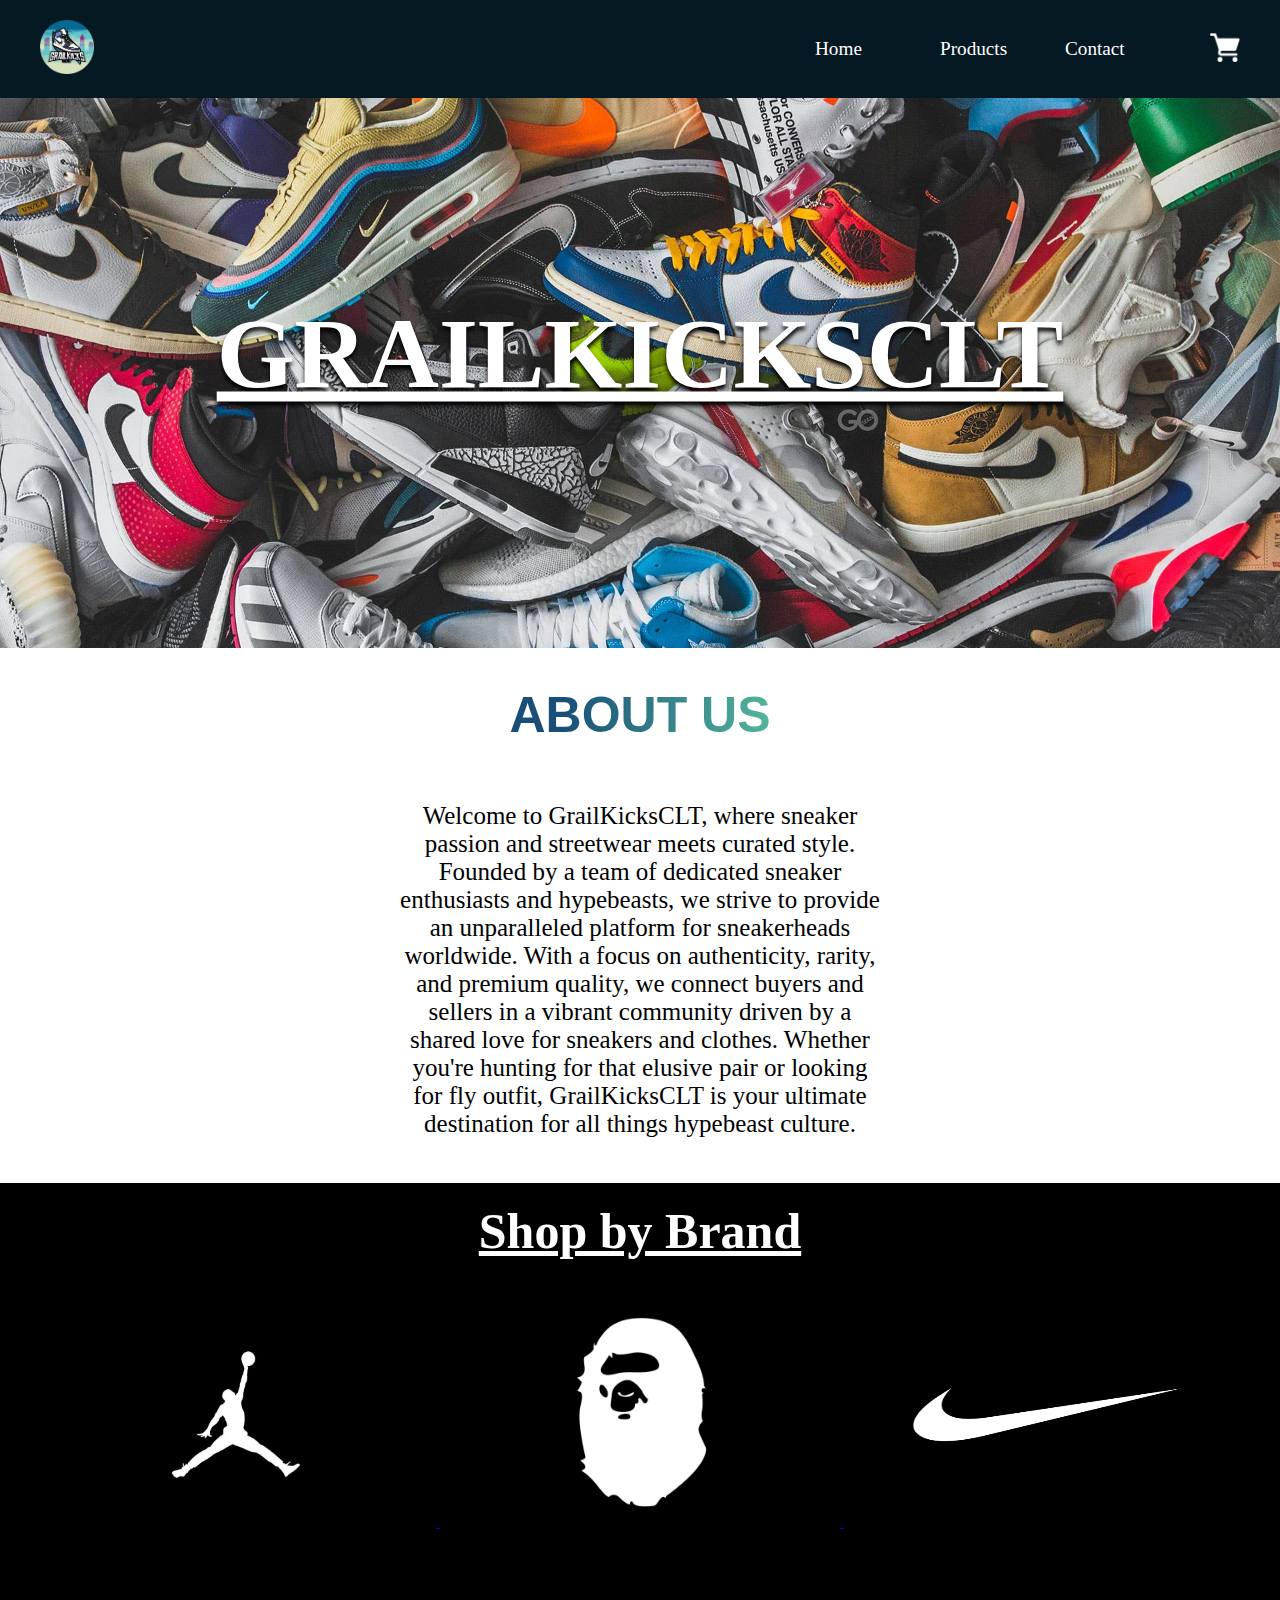
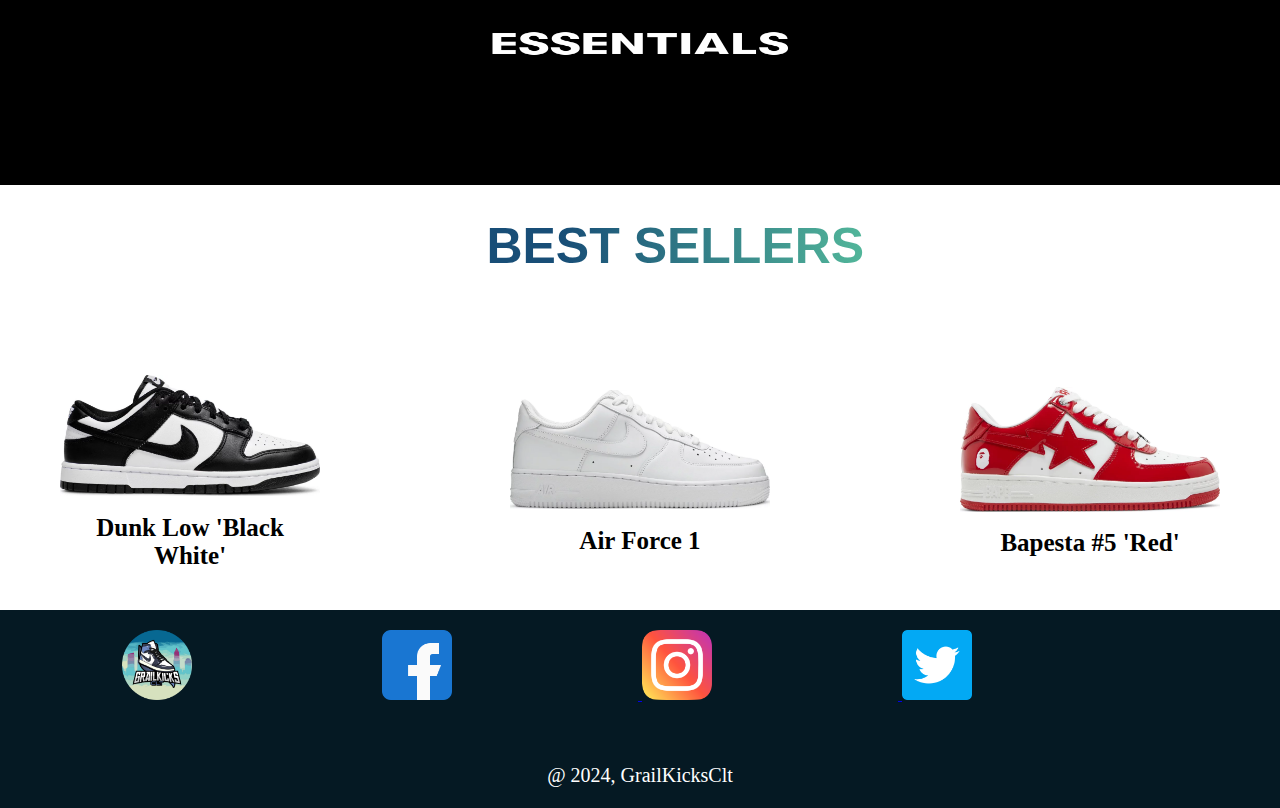
<file: index.html>
<!DOCTYPE html>
<html lang="en">
<head>
    <meta charset="UTF-8">
    <meta name="viewport" content="width=device-width, initial-scale=1.0">
    <link rel="preconnect" href="https://fonts.googleapis.com">
<link rel="preconnect" href="https://fonts.gstatic.com" crossorigin>
<link href="https://fonts.googleapis.com/css2?family=Freeman&display=swap" rel="stylesheet">
    <title>GrailKicksCLT</title>
    <link rel="stylesheet" href="style.css">
</head>
<body>
<!--Nav Bar-->
    <nav class="navbar">
        <div class="container">
            <div class="logo">  <img src= "images/gkclt.png"alt="gkcltlogo" > </div>
            <ul class="nav-links">
                <li><a href="index.html">Home</a></li>
                <li><a href="products1.html">Products</a>
                    <ul class="sub-menu">
                        <li><a href="products.html">Jordan</a></li>
                        <li><a href="bape.html">Bape</a></li>
                        <li><a href="nike.html">Nike</a></li>
                        <li><a href="essentials.html">Essentials</a></li>
                    </ul>    
                <li><a href="contact.html">Contact</a></li>
            </ul>
        <div class="cart-icon">
            <img src="images/grocery-store.png" alt="Cart">
        </div>
    </div>
    </nav>
    <div class="home-image">
        <img src="images/homeimg.png" alt="Sneakers">
    </div>
    <div class="title">
        <h2>GRAILKICKSCLT</h2>
      </div>
    <div class="aboutus">
    <h1>About Us</h1>
    <p>Welcome to GrailKicksCLT, where sneaker passion and streetwear meets curated style. Founded by a team of dedicated sneaker enthusiasts and hypebeasts, we strive to provide an unparalleled platform for sneakerheads worldwide. With a focus on authenticity, rarity, and premium quality, we connect buyers and sellers in a vibrant community driven by a shared love for sneakers and clothes. Whether you're hunting for that elusive pair or looking for fly outfit, GrailKicksCLT is your ultimate destination for all things hypebeast culture.</p>
    </div>
    <div class="shopbybrand">
        <h2>Shop by Brand</h2>
        <a href="products.html">
            <img src="images/jordanlogo.png" alt="Nike Logo">
        </a>
        <a href="bape.html">
        <img src="images/bapelogo.png" alt="Bape Logo">
        </a>
        <a href="nike.html">
        <img src="images/nikelogo.png" alt="Nike Logo">
        </a>
        <a href="essentials.html">
        <img src="images/esselogo.png" alt="Essentials Logo">
        </a>
    </div>
<div class="best-sellers">
    <h2>Best Sellers</h2>
    <div id="product-container" class="container"></div>
</div>
    <!--Footer starts here-->
<footer>
    <div class="footer"class="logo">  <img  class="logo-footer" src= "images/gkclt.png"alt="gkcltlogo" >
        <a href="https://www.facebook.com/">
        <img src="images/facebook.png" alt="facebook">
        </a>
        <a href="https://www.instagram.com/grailkicksclt/">
        <img src="images/instagram.png" alt="instagram">
        </a>
        <a href="https://twitter.com/?lang=en">
        <img src="images/twitter.png" alt="twitter">
        </a>
        <p>@ 2024, GrailKicksClt</p>
    </div>
</footer>

    <script src="index.js"></script>
</body>
</html>
</file>
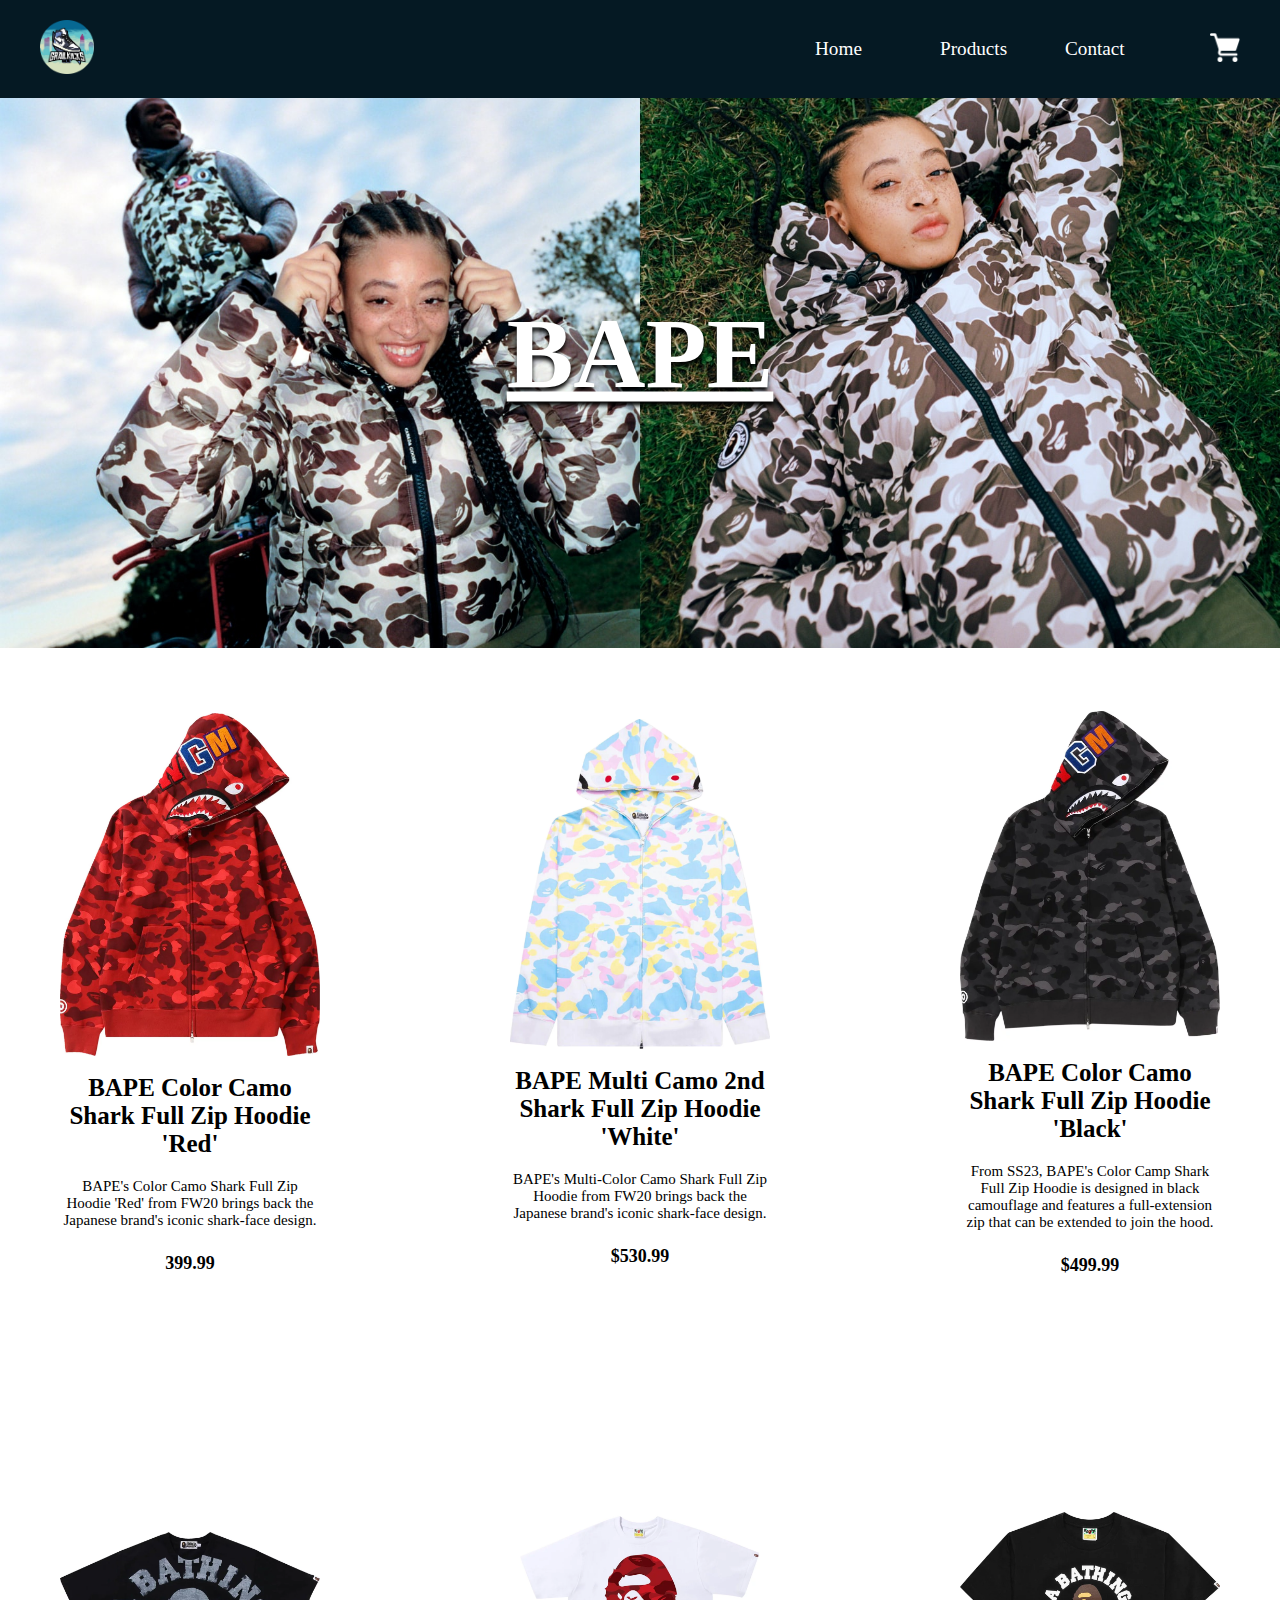
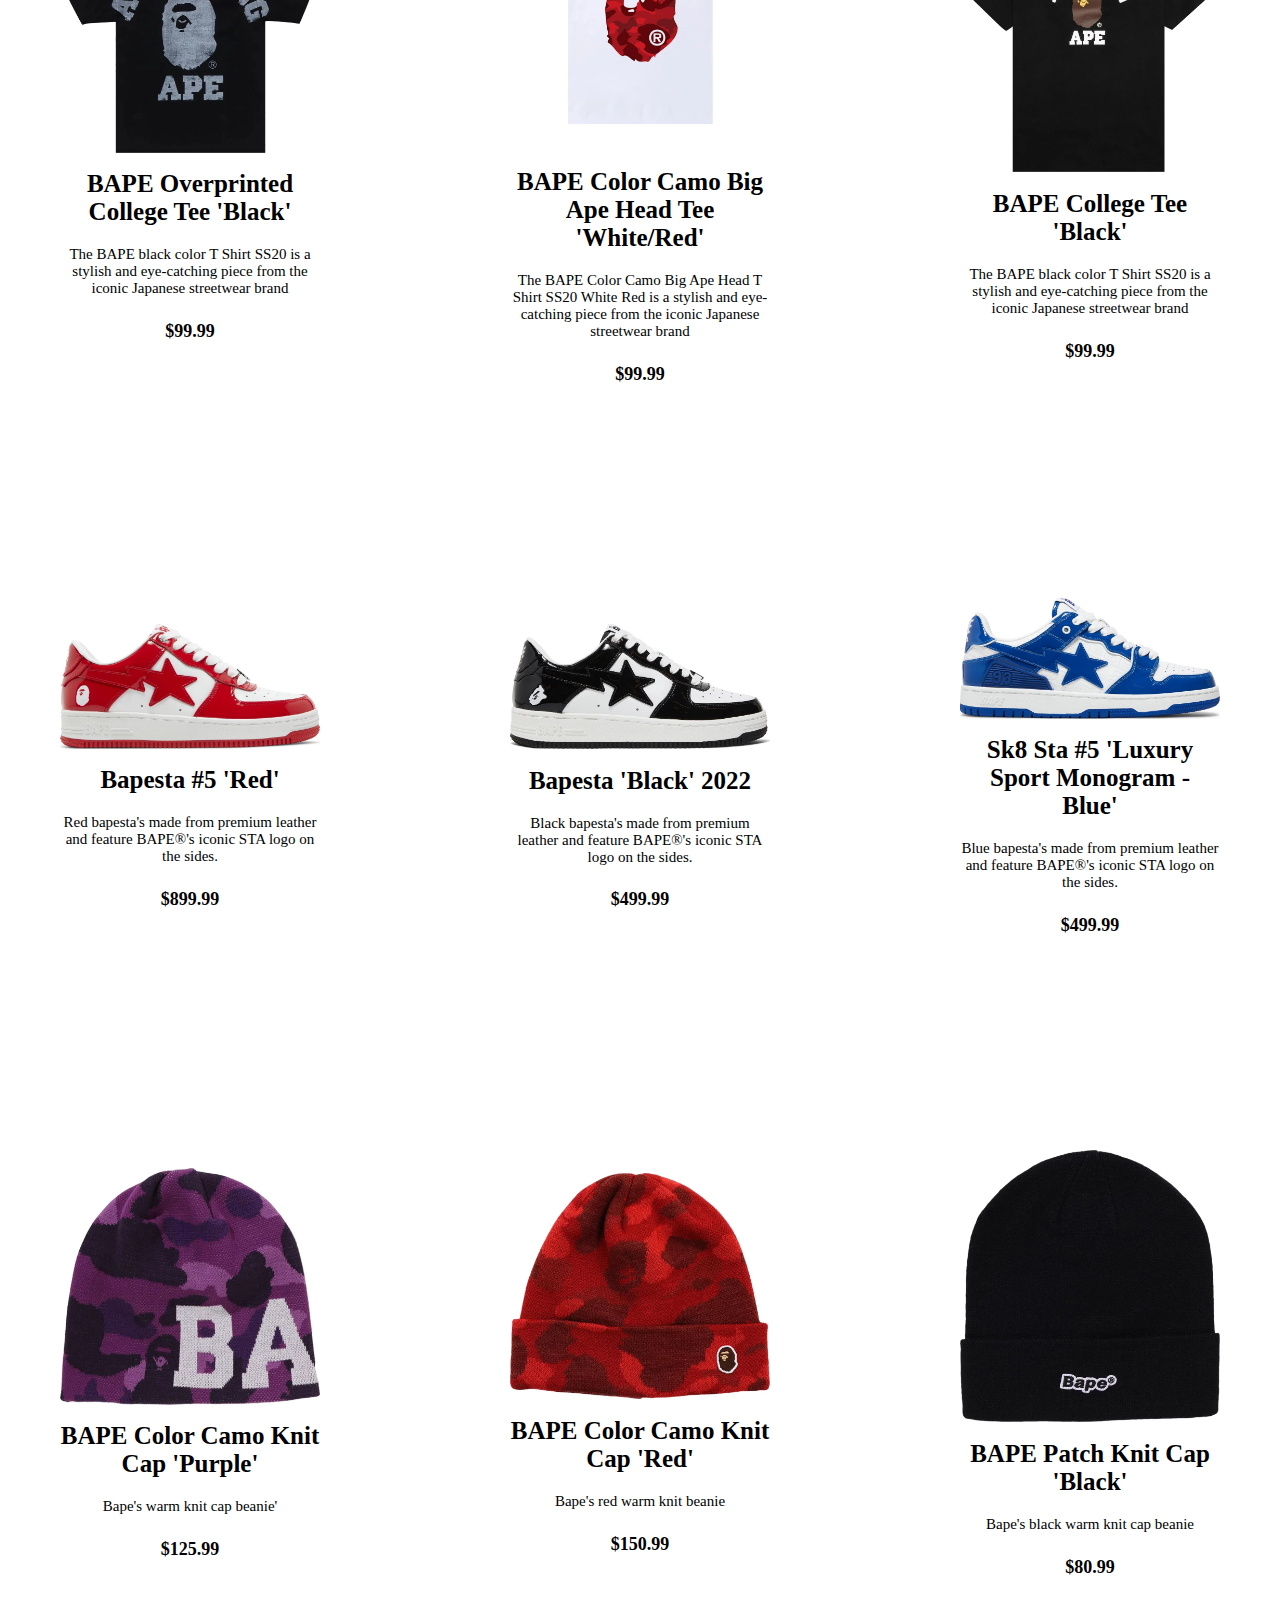
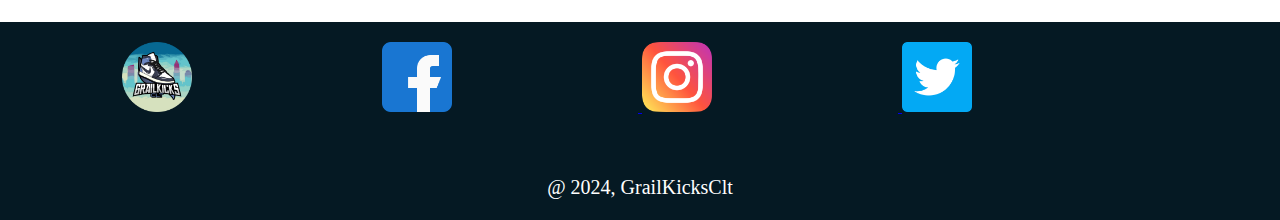
<file: bape.html>
<!DOCTYPE html>
<html lang="en">
<head>
    <meta charset="UTF-8">
    <meta name="viewport" content="width=device-width, initial-scale=1.0">
    <link href="style.css" rel="stylesheet">
    <title>GrailKicksCLT</title>
</head>
<body>
    <!--Nav Bar-->
    <nav class="navbar">
        <div class="container">
            <div class="logo">  <img src= "images/gkclt.png"alt="gkcltlogo" > </div>
            <ul class="nav-links">
                <li><a href="index.html">Home</a></li>
                <li><a href="products1.html">Products</a>
                    <ul class="sub-menu">
                        <li><a href="products.html">Jordan</a></li>
                        <li><a href="bape.html">Bape</a></li>
                        <li><a href="nike.html">Nike</a></li>
                        <li><a href="essentials.html">Essentials</a></li>
                    </ul>    
                <li><a href="contact.html">Contact</a></li>
            </ul>
        <div class="cart-icon">
            <img src="images/grocery-store.png" alt="Cart">
        </div>
    </div>
    </nav>
    <div class="home-image">
        <img src="images/bapeback.png" alt="Bape">
    </div>
    <div class="title">
        <h2>BAPE</h2>
      </div>
    <div id="product-container" class="container">
    </div>
        <!--Footer starts here-->
        <footer>
            <div class="footer"class="logo">  <img  class="logo-footer" src= "images/gkclt.png"alt="gkcltlogo" >
                <a href="https://www.facebook.com/">
                <img src="images/facebook.png" alt="facebook">
                </a>
                <a href="https://www.instagram.com/grailkicksclt/">
                <img src="images/instagram.png" alt="instagram">
                </a>
                <a href="https://twitter.com/?lang=en">
                <img src="images/twitter.png" alt="twitter">
                </a>
                <p>@ 2024, GrailKicksClt</p>
            </div>
        </footer>
</body>
<script src="bape.js"></script>
</html>
</file>
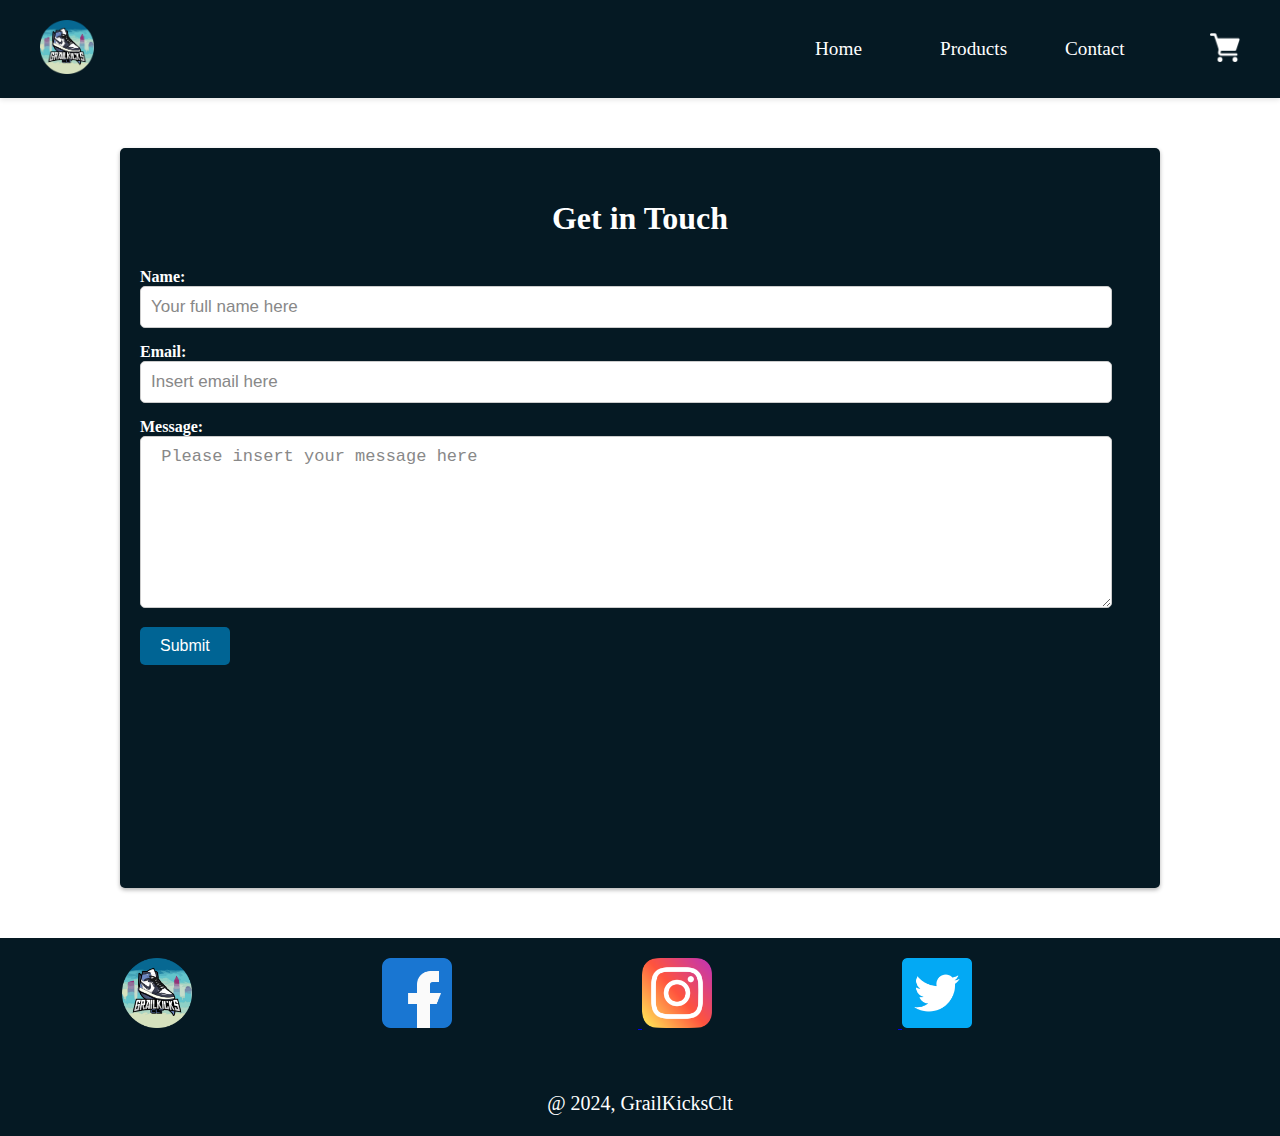
<file: contact.html>
<!DOCTYPE html>
<html lang="en">
<head>
    <meta charset="UTF-8">
    <meta name="viewport" content="width=device-width, initial-scale=1.0">
    <title>GrailKicksCLT</title>
    <link rel="stylesheet" href="style.css">
</head>
<body>
    <nav class="navbar">
        <div class="container">
            <div class="logo">  <img src= "images/gkclt.png"alt="gkcltlogo" > </div>
            <ul class="nav-links">
                <li><a href="index.html">Home</a></li>
                <li><a href="products1.html">Products</a>
                    <ul class="sub-menu">
                        <li><a href="products.html">Jordan</a></li>
                        <li><a href="bape.html">Bape</a></li>
                        <li><a href="nike.html">Nike</a></li>
                        <li><a href="essentials.html">Essentials</a></li>
                    </ul>    
                <li><a href="contact.html">Contact</a></li>
            </ul>
        <div class="cart-icon">
            <img src="images/grocery-store.png" alt="Cart">
        </div>
    </div>
    </nav>
    <section id="contact">
        <h1>Get in Touch</h1>
        <form id="contact-form">
            <div class="form-group">
                <label for="name">Name:</label>
                <input type="text" placeholder="Your full name here" id="name" name="name">
            </div>
            <div class="form-group">
                <label for="email">Email:</label>
                <input type="text" placeholder="Insert email here" id="email" name="email">
            </div>
            <div class="form-group">
                <label for="message">Message:</label>
                <textarea placeholder=" Please insert your message here" id="message"></textarea>
            </div>
            <button type="submit" id="submit-btn">Submit</button>
        </form>
    </section>
    <footer>
        <div class="footer"class="logo">  <img  class="logo-footer" src= "images/gkclt.png"alt="gkcltlogo" >
            <a href="https://www.facebook.com/">
            <img src="images/facebook.png" alt="facebook">
            </a>
            <a href="https://www.instagram.com/grailkicksclt/">
            <img src="images/instagram.png" alt="instagram">
            </a>
            <a href="https://twitter.com/?lang=en">
            <img src="images/twitter.png" alt="twitter">
            </a>
            <p>@ 2024, GrailKicksClt</p>
        </div>
    </footer>
  </body>
  <script src="script.js"></script>
  </html>
</file>
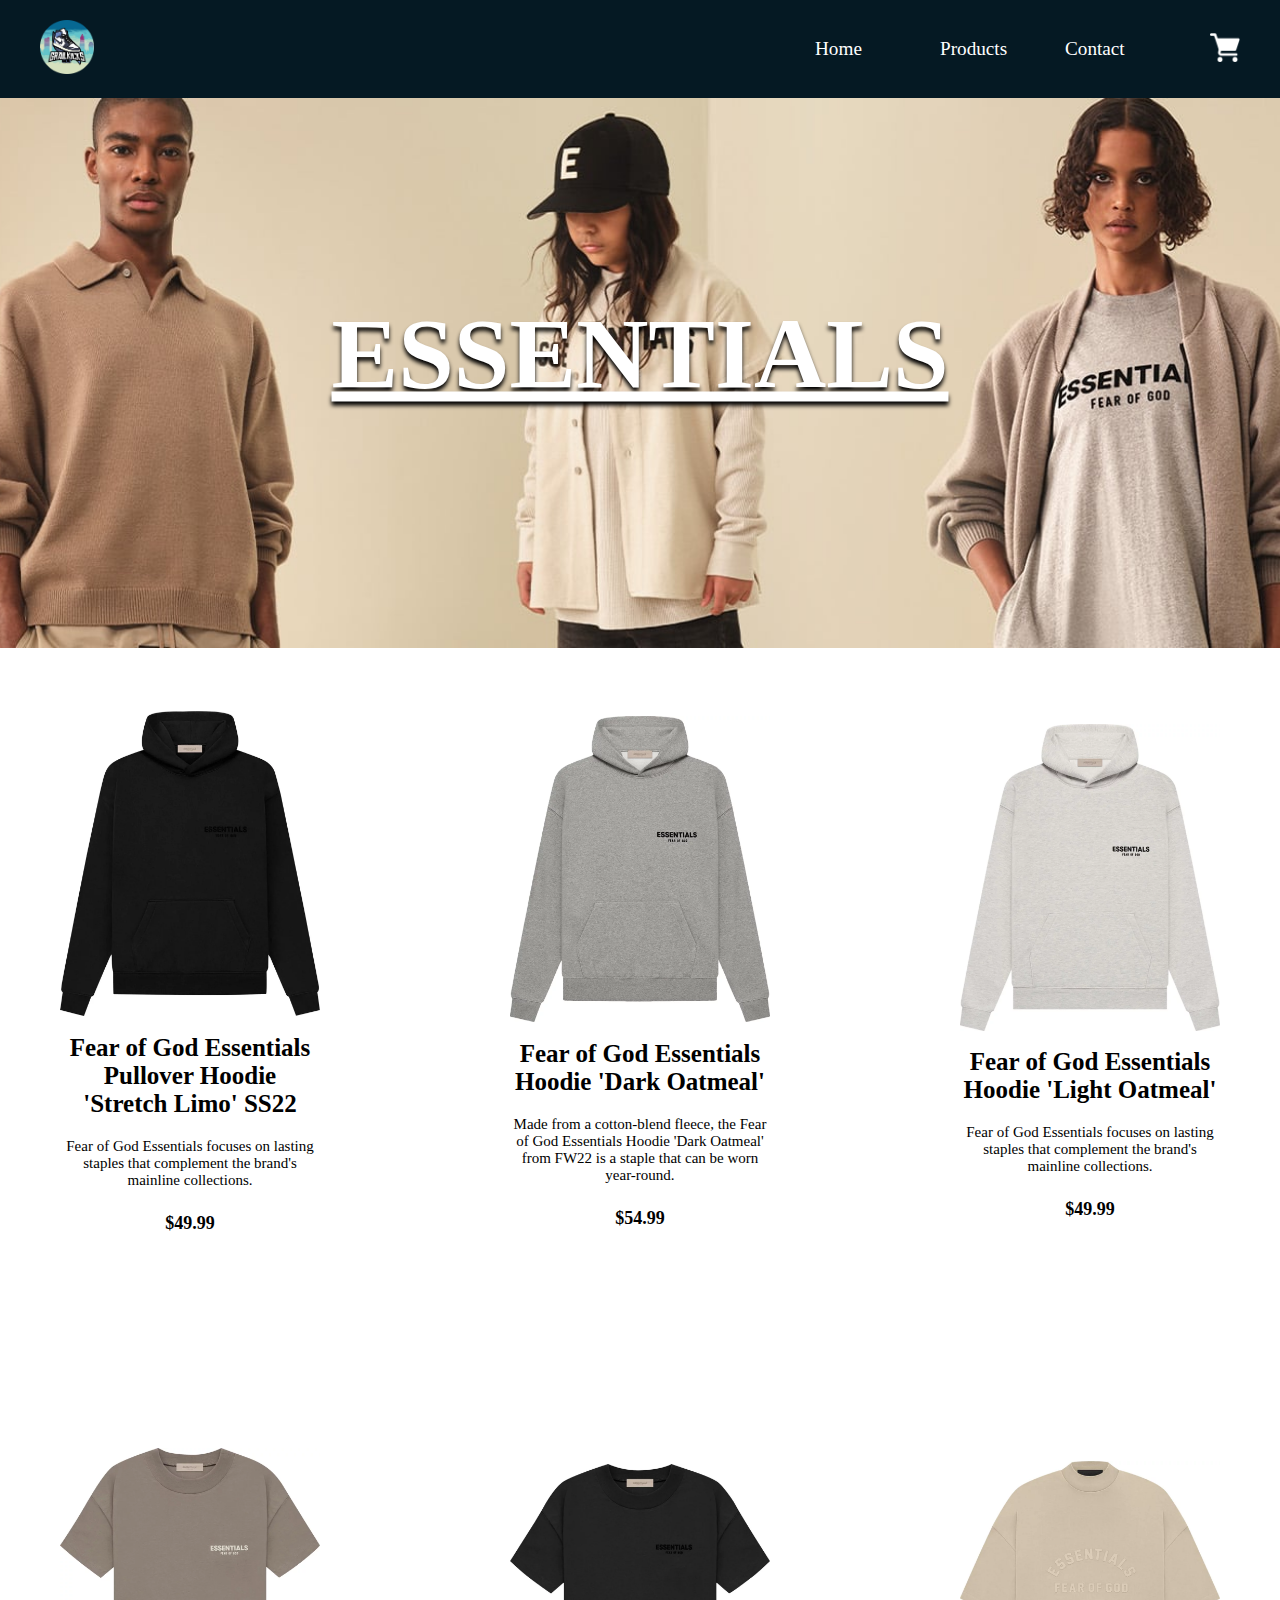
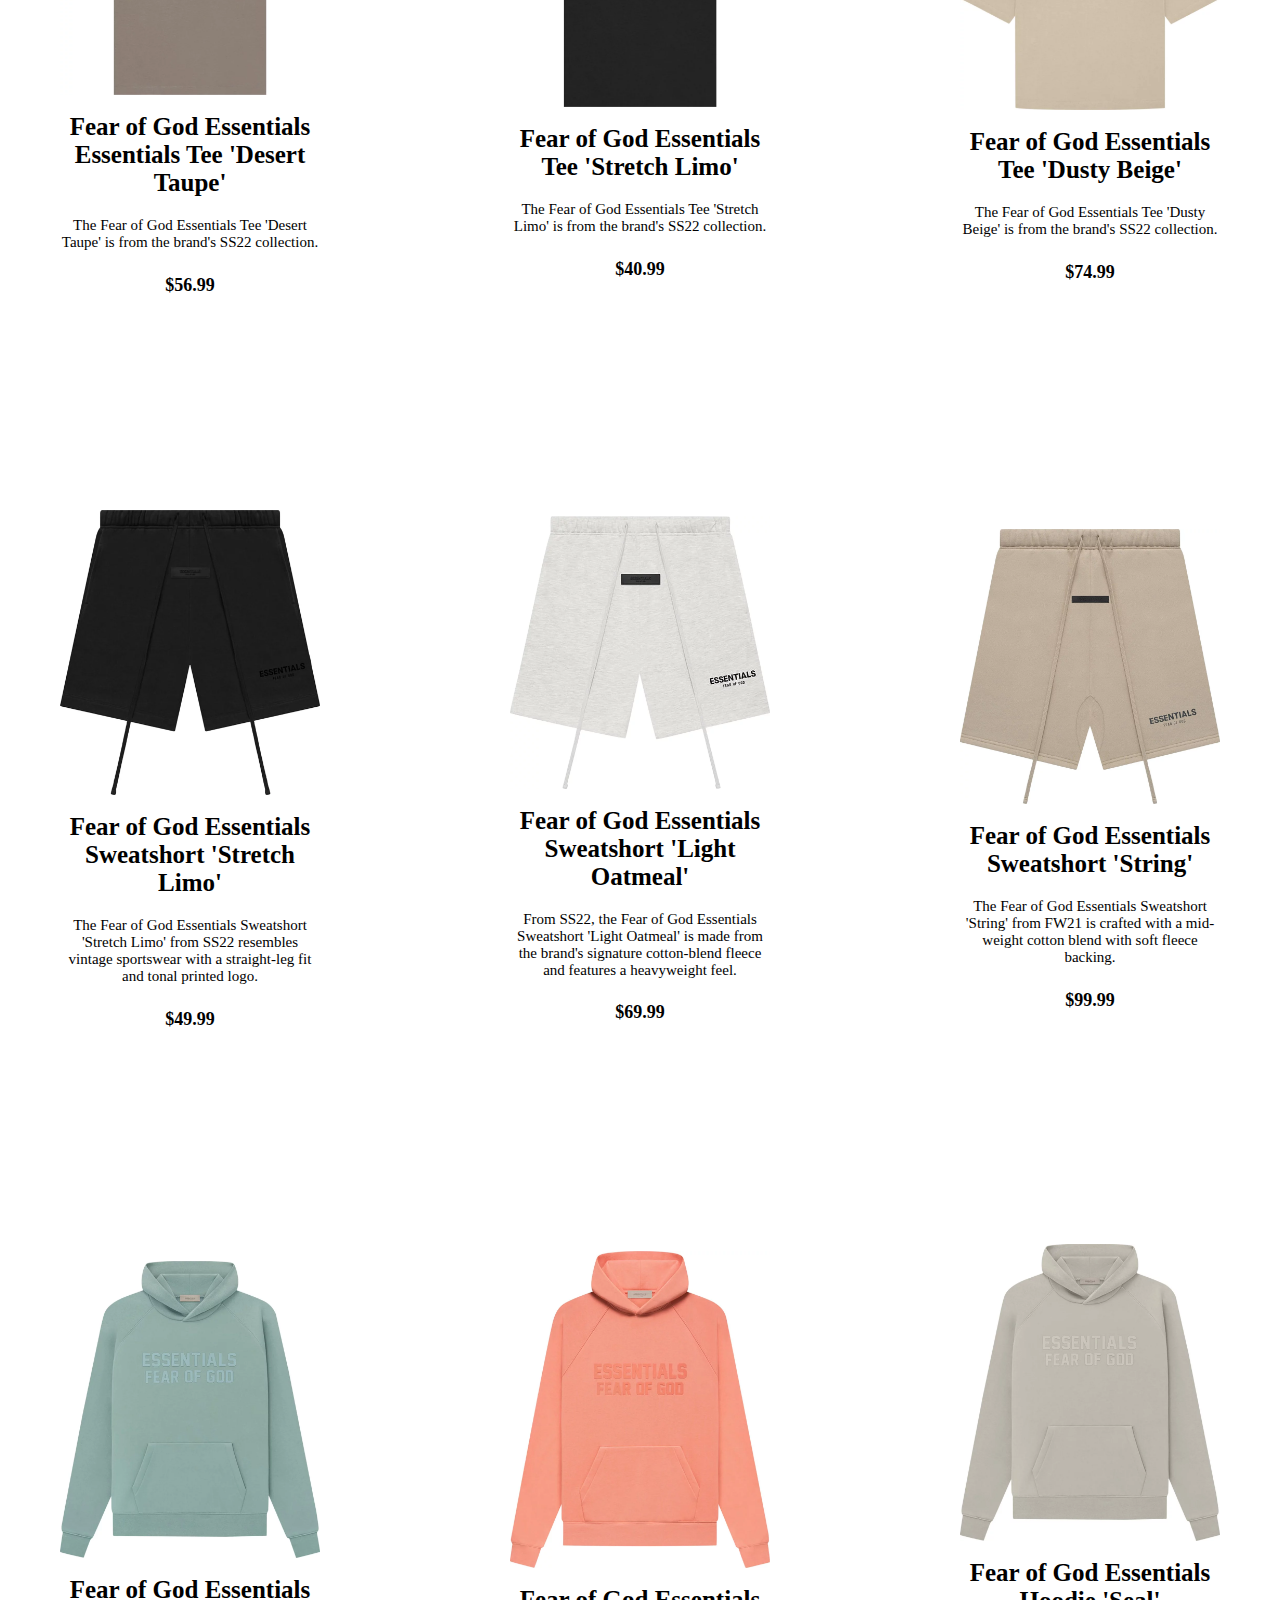
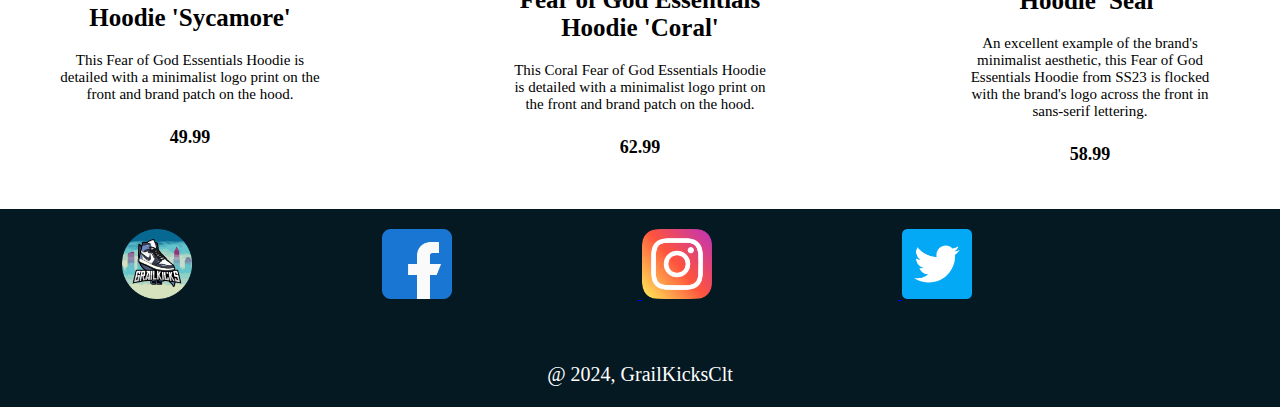
<file: essentials.html>
<!DOCTYPE html>
<html lang="en">
<head>
    <meta charset="UTF-8">
    <meta name="viewport" content="width=device-width, initial-scale=1.0">
    <link href="style.css" rel="stylesheet">
    <title>GrailKicksCLT</title>
</head>
<body>
    <!--Nav Bar-->
    <nav class="navbar">
        <div class="container">
            <div class="logo">  <img src= "images/gkclt.png" alt="gkcltlogo"> </div>
            <ul class="nav-links">
                <li><a href="index.html">Home</a></li>
                <li><a href="products1.html">Products</a>
                    <ul class="sub-menu">
                        <li><a href="products.html">Jordan</a></li>
                        <li><a href="bape.html">Bape</a></li>
                        <li><a href="nike.html">Nike</a></li>
                        <li><a href="essentials.html">Essentials</a></li>
                    </ul>    
                <li><a href="contact.html">Contact</a></li>
            </ul>
        <div class="cart-icon">
            <img src="images/grocery-store.png" alt="Cart">
        </div>
    </div>
    </nav>
    <div class="home-image">
        <img src="images/essentialsbanner.png" alt="Essentials">
    </div>
    <div class="title">
        <h2>ESSENTIALS</h2>
      </div>
    <div id="product-container" class="container">
    </div>
        <!--Footer starts here-->
        <footer>
            <div class="footer"class="logo">  <img  class="logo-footer" src= "images/gkclt.png"alt="gkcltlogo" >
                <a href="https://www.facebook.com/">
                <img src="images/facebook.png" alt="facebook">
                </a>
                <a href="https://www.instagram.com/grailkicksclt/">
                <img src="images/instagram.png" alt="instagram">
                </a>
                <a href="https://twitter.com/?lang=en">
                <img src="images/twitter.png" alt="twitter">
                </a>
                <p>@ 2024, GrailKicksClt</p>
            </div>
        </footer>
</body>
<script src="essentials.js"></script>
</html>
</file>
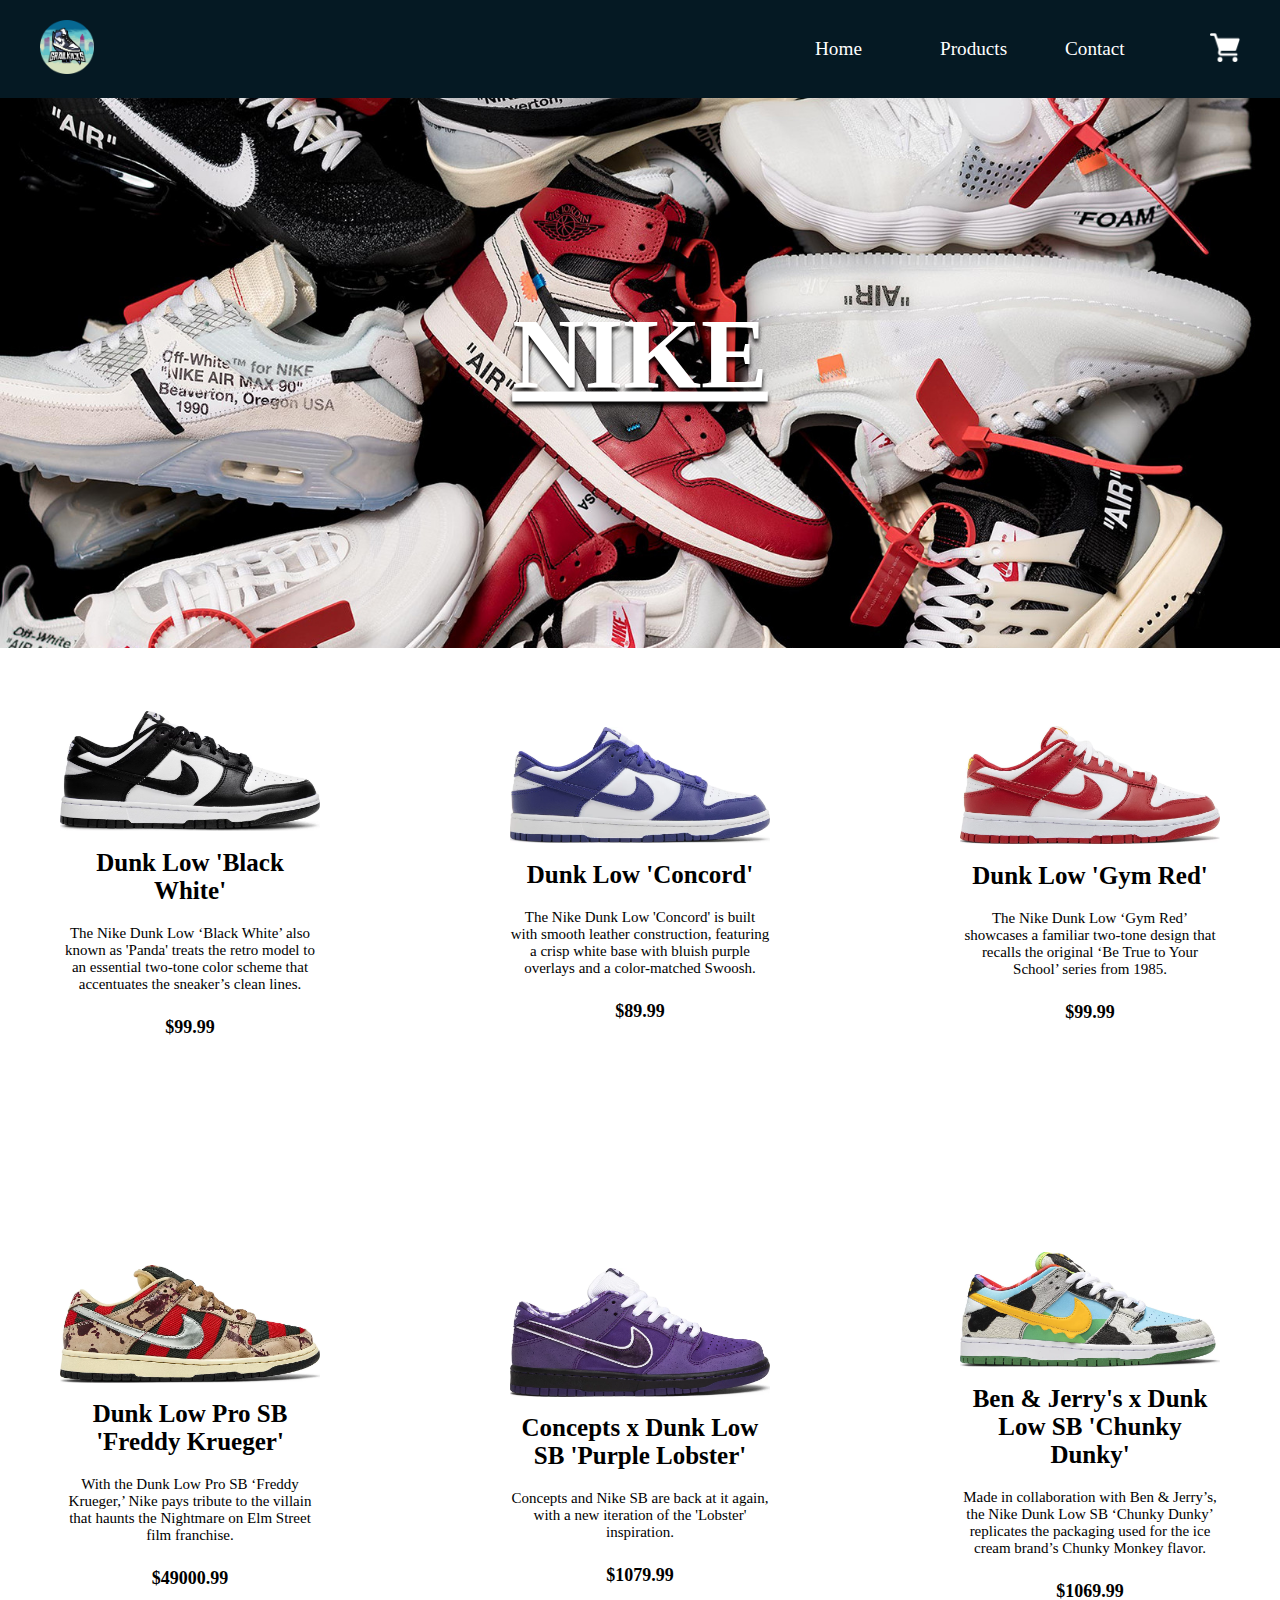
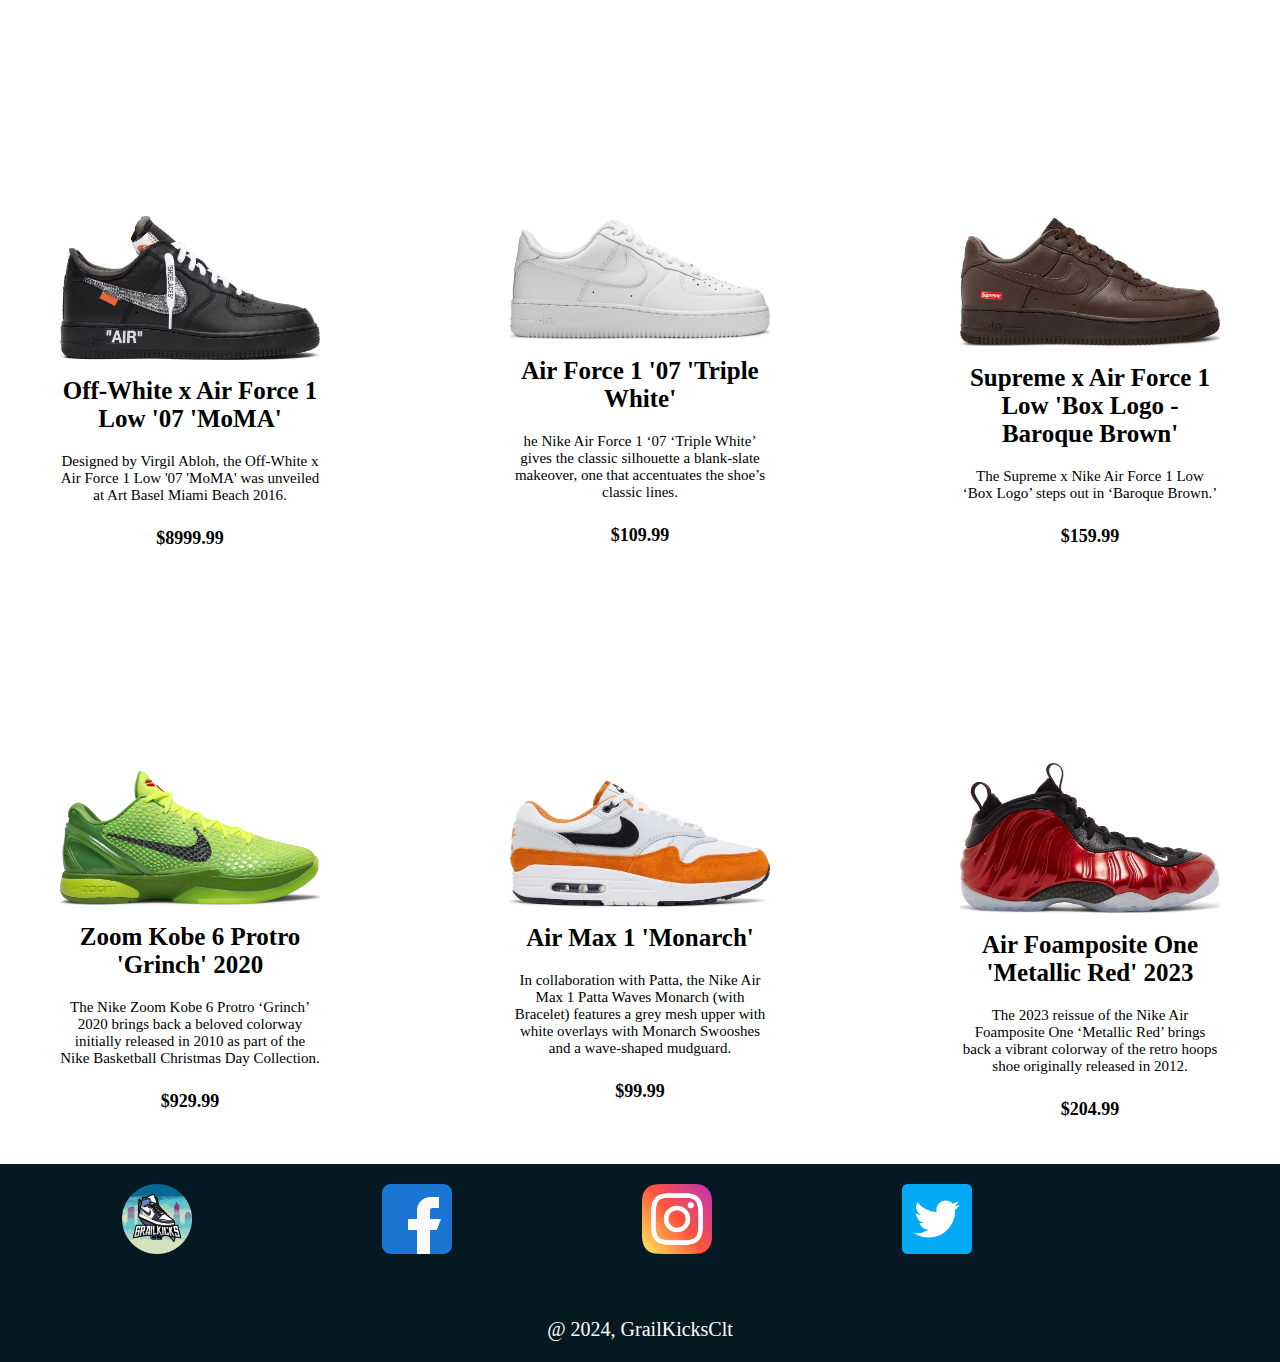
<file: nike.html>
<!DOCTYPE html>
<html lang="en">
<head>
    <meta charset="UTF-8">
    <meta name="viewport" content="width=device-width, initial-scale=1.0">
    <link href="style.css" rel="stylesheet">
    <title>GrailKicksCLT</title>
</head>
<body>
    <!--Nav Bar-->
    <nav class="navbar">
        <div class="container">
            <div class="logo">  <img src= "images/gkclt.png" alt="gkcltlogo"> </div>
            <ul class="nav-links">
                <li><a href="index.html">Home</a></li>
                <li><a href="products1.html">Products</a>
                    <ul class="sub-menu">
                        <li><a href="products.html">Jordan</a></li>
                        <li><a href="bape.html">Bape</a></li>
                        <li><a href="nike.html">Nike</a></li>
                        <li><a href="essentials.html">Essentials</a></li>
                    </ul>    
                <li><a href="contact.html">Contact</a></li>
            </ul>
        <div class="cart-icon">
            <img src="images/grocery-store.png" alt="Cart">
        </div>
    </div>
    </nav>
    <div class="home-image">
        <img src="images/nikebanner.png" alt="Nike">
    </div>
    <div class="title">
        <h2>NIKE</h2>
      </div>
    <div id="product-container" class="container">
    </div>
        <!--Footer starts here-->
        <footer>
            <div class="footer"class="logo">  <img  class="logo-footer" src= "images/gkclt.png"alt="gkcltlogo" >
                <a href="https://www.facebook.com/">
                <img src="images/facebook.png" alt="facebook">
                </a>
                <a href="https://www.instagram.com/grailkicksclt/">
                <img src="images/instagram.png" alt="instagram">
                </a>
                <a href="https://twitter.com/?lang=en">
                <img src="images/twitter.png" alt="twitter">
                </a>
                <p>@ 2024, GrailKicksClt</p>
            </div>
        </footer>
</body>
<script src="nike.js"></script>
</html>
</file>
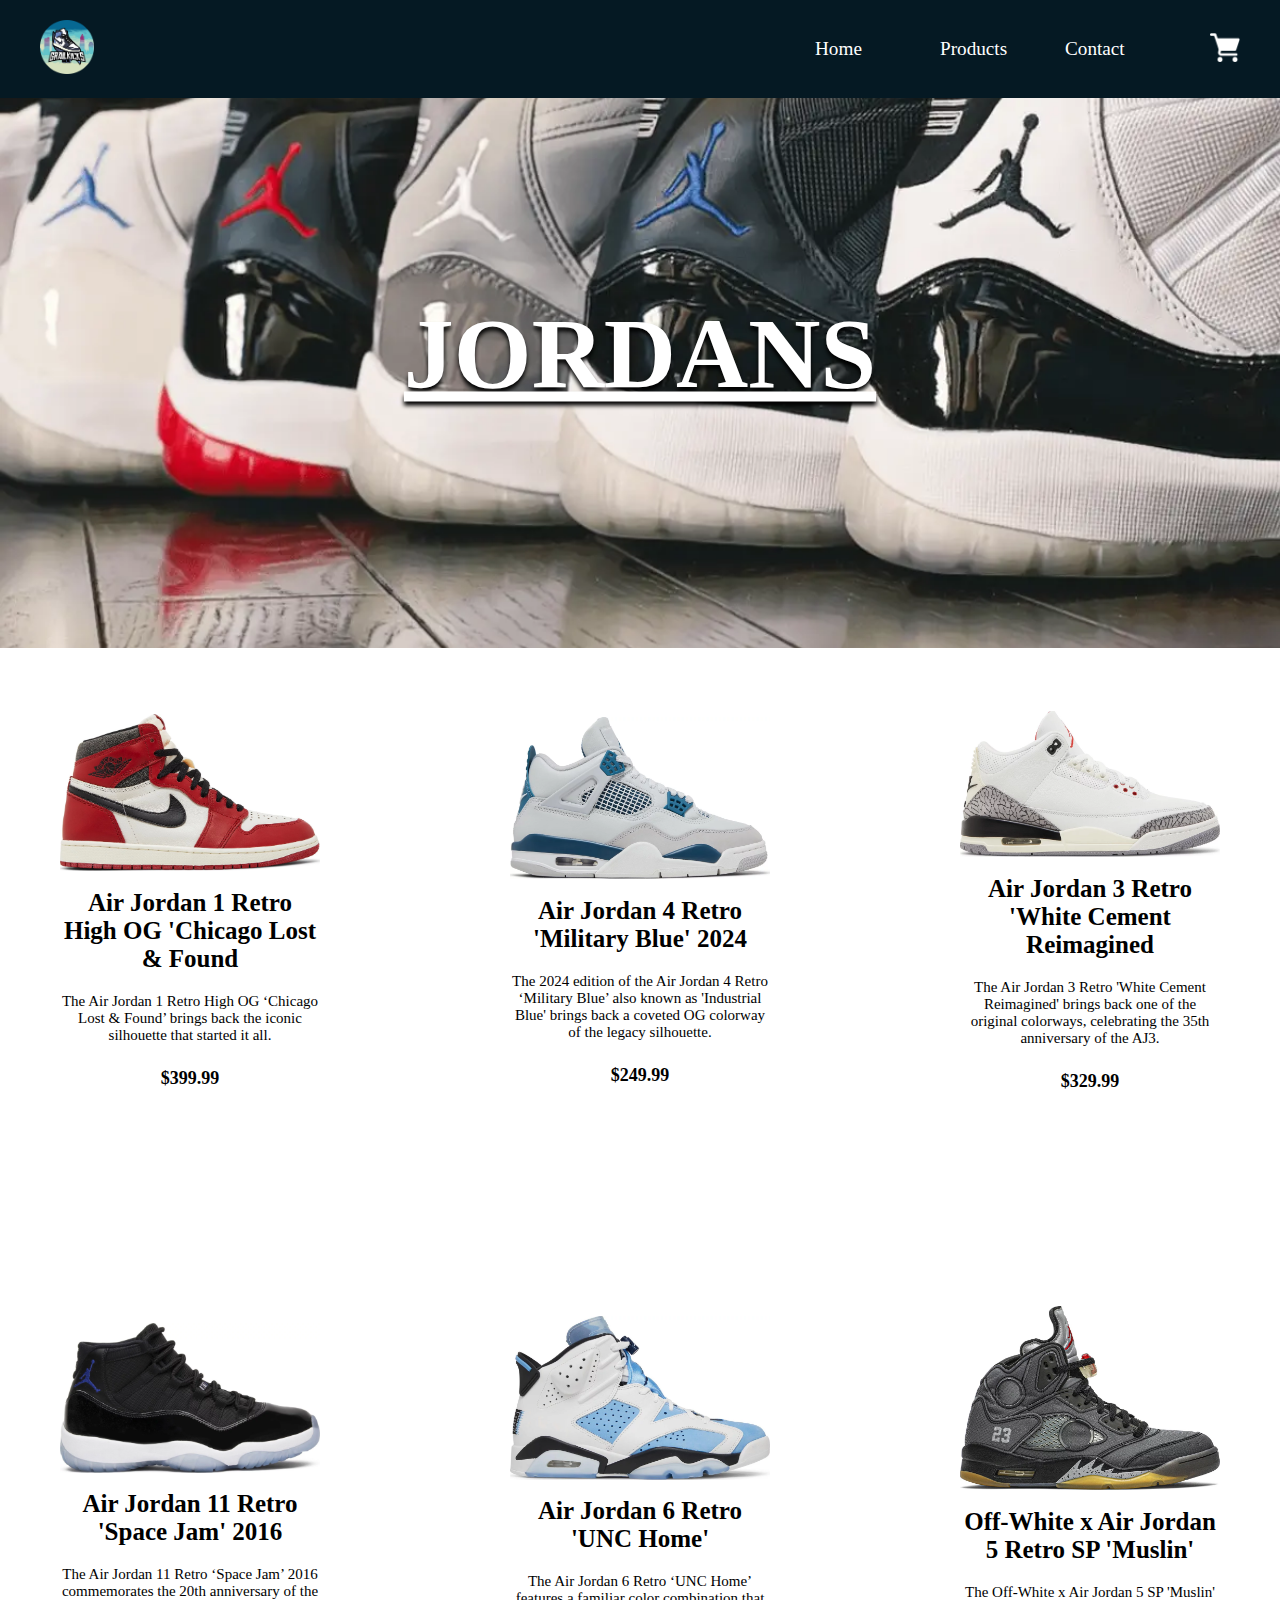
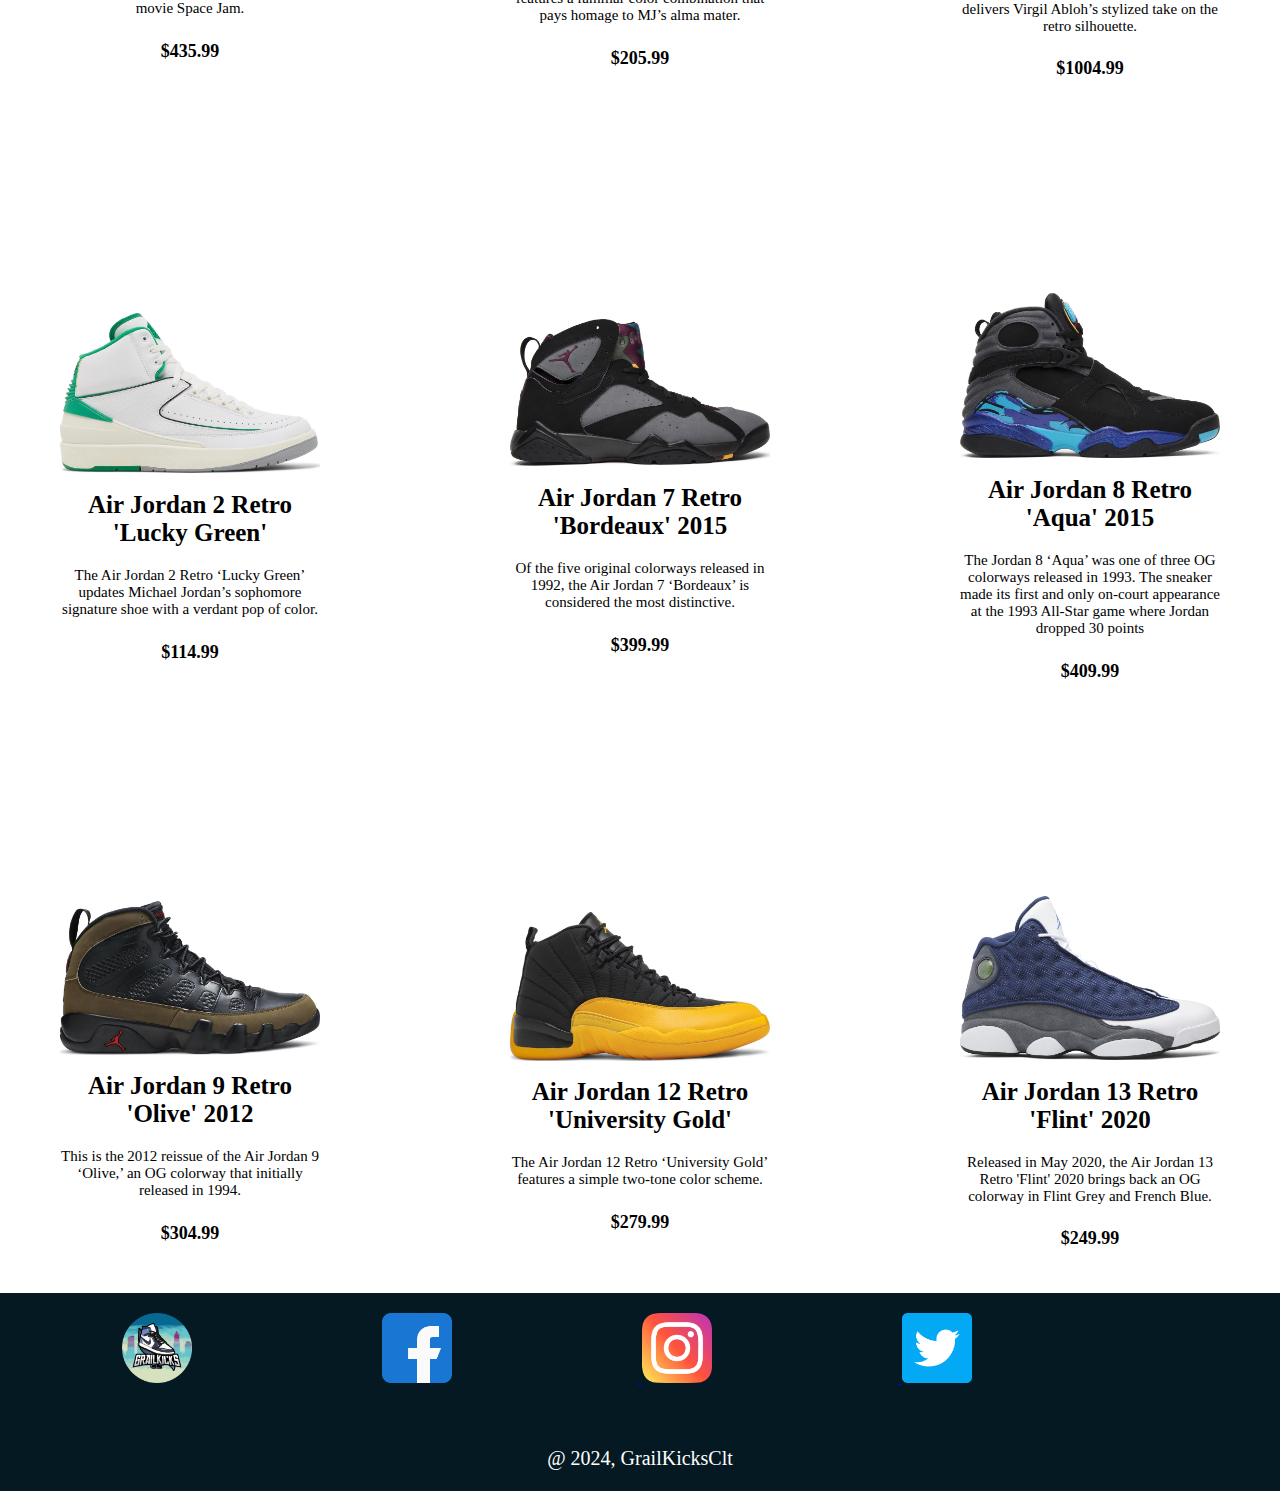
<file: products.html>
<!DOCTYPE html>
<html lang="en">
<head>
    <meta charset="UTF-8">
    <meta name="viewport" content="width=device-width, initial-scale=1.0">
    <link href="style.css" rel="stylesheet">
    <title>GrailKicksCLT</title>
</head>
<body>
    <!--Nav Bar-->
    <nav class="navbar">
        <div class="container">
            <div class="logo">  <img src= "images/gkclt.png" alt="gkcltlogo"> </div>
            <ul class="nav-links">
                <li><a href="index.html">Home</a></li>
                <li><a href="products1.html">Products</a>
                    <ul class="sub-menu">
                        <li><a href="products.html">Jordan</a></li>
                        <li><a href="bape.html">Bape</a></li>
                        <li><a href="nike.html">Nike</a></li>
                        <li><a href="essentials.html">Essentials</a></li>
                    </ul>    
                <li><a href="contact.html">Contact</a></li>
            </ul>
        <div class="cart-icon">
            <img src="images/grocery-store.png" alt="Cart">
        </div>
    </div>
    </nav>
    <div class="home-image">
        <img src="images/11j.png" alt="Sneakers">
    </div>
    <div class="title">
        <h2>JORDANS</h2>
      </div>
    <div id="product-container" class="container">
    </div>
        <!--Footer starts here-->
        <footer>
            <div class="footer"class="logo">  <img  class="logo-footer" src= "images/gkclt.png"alt="gkcltlogo" >
                <a href="https://www.facebook.com/">
                <img src="images/facebook.png" alt="facebook">
                </a>
                <a href="https://www.instagram.com/grailkicksclt/">
                <img src="images/instagram.png" alt="instagram">
                </a>
                <a href="https://twitter.com/?lang=en">
                <img src="images/twitter.png" alt="twitter">
                </a>
                <p>@ 2024, GrailKicksClt</p>
            </div>
        </footer>
</body>
<script src="script.js"></script>
</html>
</file>
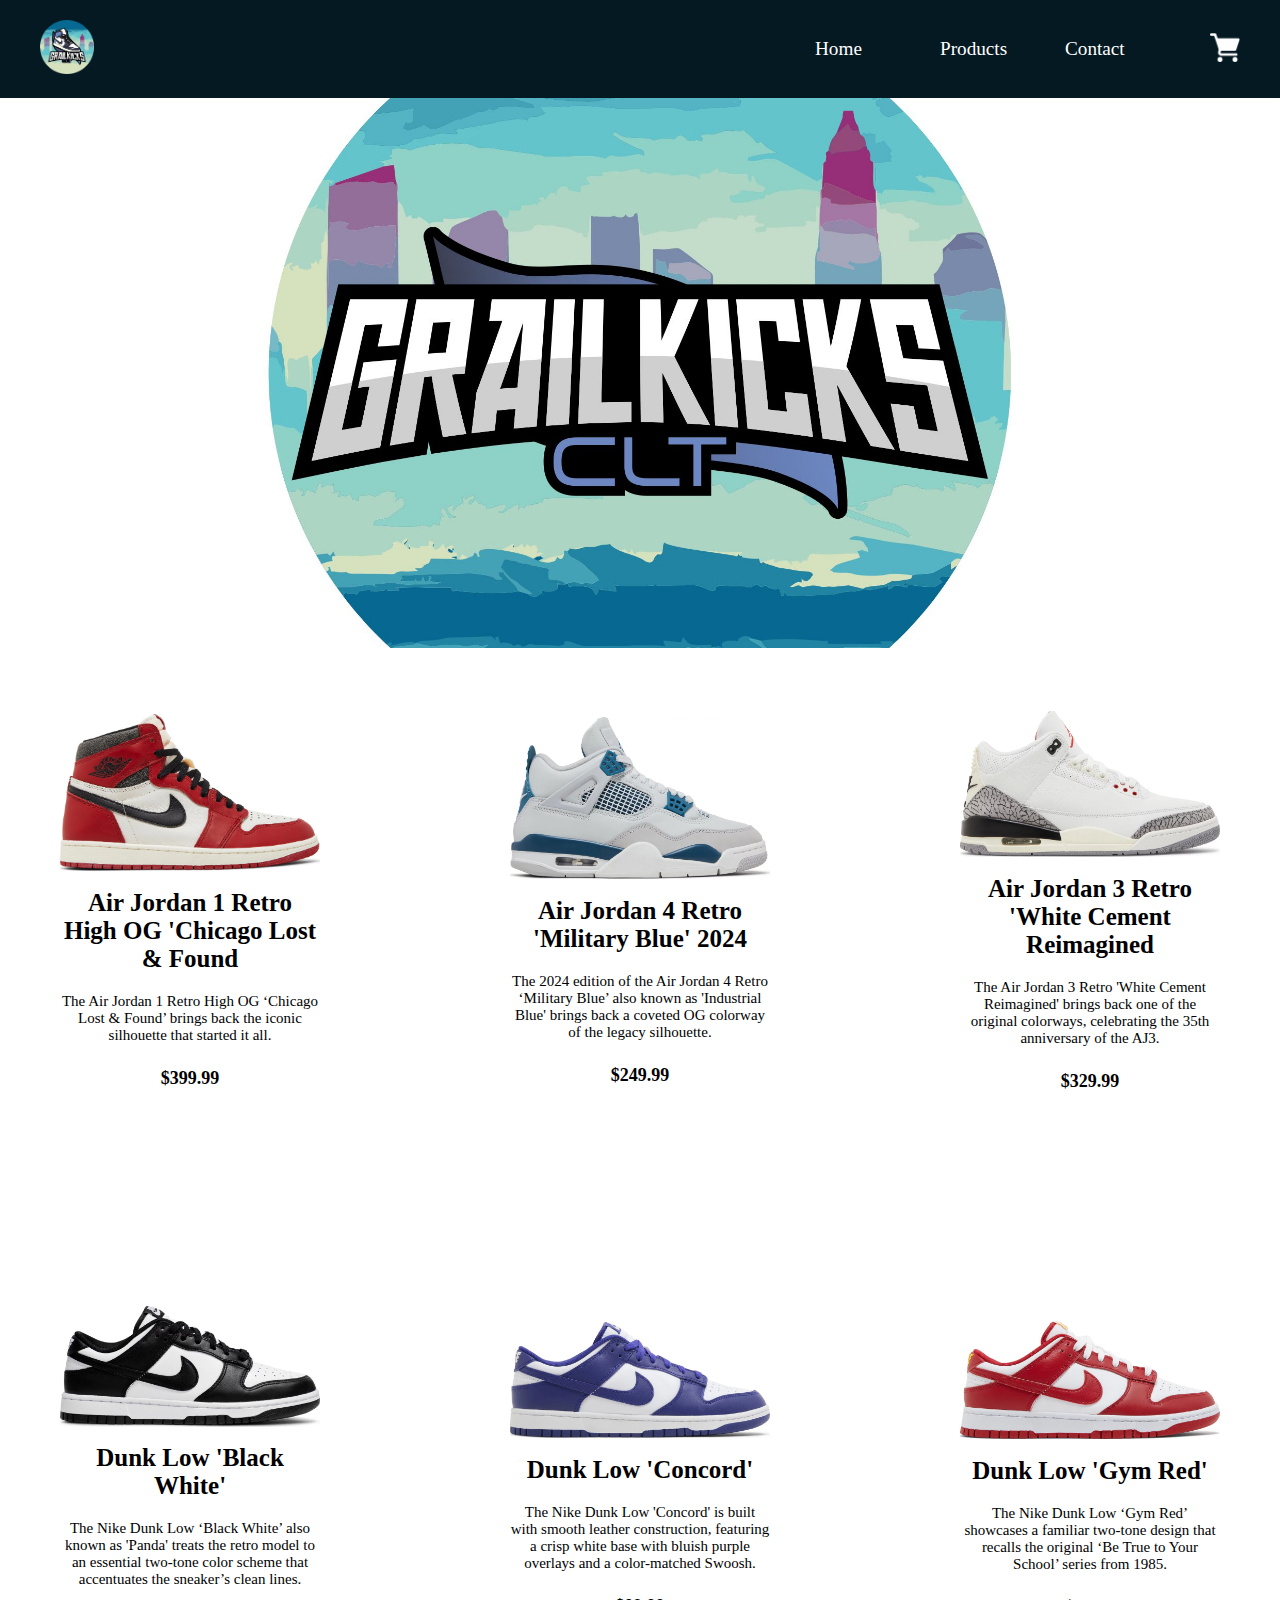
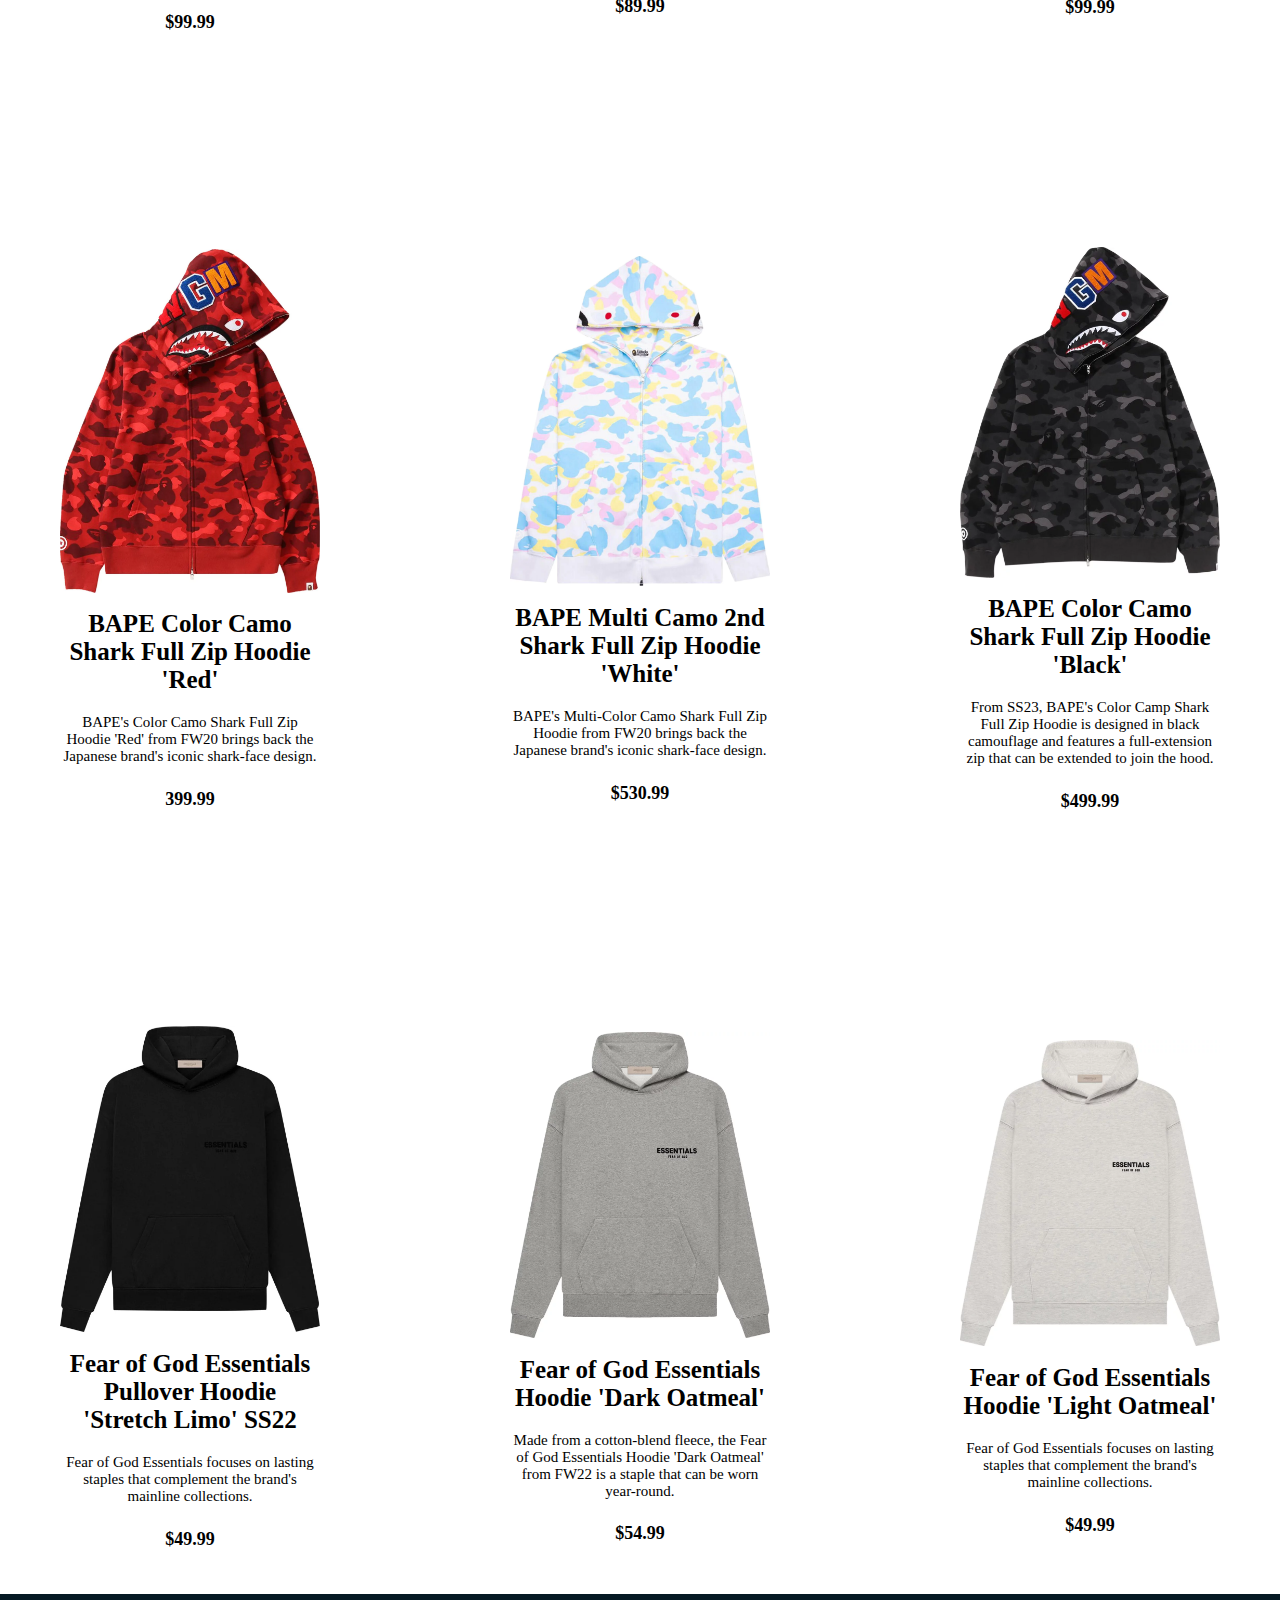
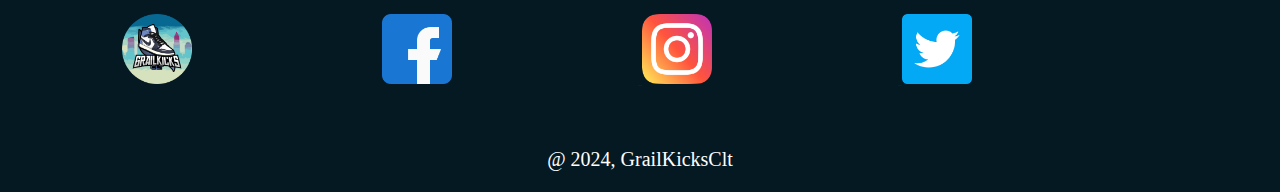
<file: products1.html>
<!DOCTYPE html>
<html lang="en">
<head>
    <meta charset="UTF-8">
    <meta name="viewport" content="width=device-width, initial-scale=1.0">
    <link href="style.css" rel="stylesheet">
    <title>GrailKicksCLT</title>
</head>
<body>
    <!--Nav Bar-->
    <nav class="navbar">
        <div class="container">
            <div class="logo">  <img src= "images/gkclt.png"  alt="gkcltlogo" > </div>
            <ul class="nav-links">
                <li><a href="index.html">Home</a></li>
                <li><a href="products1.html">Products</a>
                    <ul class="sub-menu">
                        <li><a href="products.html">Jordan</a></li>
                        <li><a href="bape.html">Bape</a></li>
                        <li><a href="nike.html">Nike</a></li>
                        <li><a href="essentials.html">Essentials</a></li>
                    </ul>    
                <li><a href="contact.html">Contact</a></li>
            </ul>
        <div class="cart-icon">
            <img src="images/grocery-store.png" alt="Cart">
        </div>
    </div>
    </nav>
    <div class="home-image">
        <img src="images/gkclt.png.jpg" alt="Nike">
    </div>
    <div id="product-container" class="container">
    </div>
        <!--Footer starts here-->
        <footer>
            <div class="footer"class="logo">  <img  class="logo-footer" src= "images/gkclt.png"alt="gkcltlogo" >
                <a href="https://www.facebook.com/">
                <img src="images/facebook.png" alt="facebook">
                </a>
                <a href="https://www.instagram.com/grailkicksclt/">
                <img src="images/instagram.png" alt="instagram">
                </a>
                <a href="https://twitter.com/?lang=en">
                <img src="images/twitter.png" alt="twitter">
                </a>
                <p>@ 2024, GrailKicksClt</p>
            </div>
        </footer>
</body>
<script src="products1.js"></script>
</html>
</file>
<file: style.css>
/* Navbar */
.navbar {
    background-color: #051923; 
    padding: 20px 0; 
    box-shadow: 0 2px 5px rgba(0, 0, 0, 0.1);
}

body {
    margin: 0;
    padding: 0
}
.container {
    display: flex;
    justify-content: space-between; 
    align-items: center; 
    max-width: 1200px; 
    margin: 0 auto; 
}

.logo img {
height: 7%;
width: 7%;
}


ul li {
  display: inline-block;
  text-align: left;
	min-width: 100px;
}

.sub-menu {
	display: flex;
	position: absolute;
	flex-direction: column;
	background: #051923;
	padding: 10px 10px;
	opacity: 0;
}

li:hover .sub-menu {
	opacity: 1;
/* 	Anything that changes, take 0.5 seconds to do so */
	transition: all .5s;
}

.nav-links {
    list-style-type: none; /* Remove bullet points */
    margin: 0;
    padding: 0;
    display: flex;
    font-size: larger;
}

.nav-links li {
    display: inline-block; /* Display nav links horizontally */
    margin-right: 25px; /* Add spacing between nav links */
}

.nav-links li:last-child {
    margin-right: 0; /* Remove margin from last nav link */
}

.nav-links a {
    text-decoration: none; /* Remove underline from links */
    color: #ffffff; 
    transition: color 0.3s; /* Smooth color transition on hover */
}

.nav-links a:hover {
    color: #006494; /* Change color on hover */
}

.cart-icon img {
    width: 30px; /* Adjust icon size */
    height: auto; 
    margin-left: 45px;
}

.home-image {
    text-align: center;
    margin-top: 0px; 
    overflow: hidden;
  }
  
  .home-image img {
    width: 100%;
    height: 550px;
    object-fit: cover;
    object-position: center -30;
  }

  .title h2 {
    position: absolute;
    top: 30%;
    left: 50%;
    transform: translate(-50%, -50%);
    color: white;
    text-align: center;
    padding: 20px;
    text-shadow: 0px 4px 4px rgb(0, 0, 0);
    font-weight: bold;
    font-size: 100px;
    text-transform: uppercase;
  } 

 .aboutus {
	text-align: center;
	h1 {
		color: #fff;
		font-size: 50px;
		text-transform: uppercase;
		font-weight: 700;
		font-family: "Josefin Sans", sans-serif;
		background: linear-gradient(to right,#184e77 10%, #52b69a 50%, #d9ed92 60%);
		background-size: auto auto;
		background-clip: border-box;
		background-size: 200% auto;
		color: #fff;
		background-clip: text;
		text-fill-color: transparent;
		-webkit-background-clip: text;
		-webkit-text-fill-color: transparent;
		animation: textclip 1.5s linear infinite;
		display: inline-block;
	}
}

@keyframes textclip {
	to {
		background-position: 200% center;
	}
}
 
  p {
    text-align: center;
    margin-left: 400px;
    margin-right: 400px;
    font-size: 25px;
  }

  .shopbybrand {
    margin-top: 3.5%;
    text-align: center;
    background-color: #000000;
    padding-bottom: 2%;
  }

  .shopbybrand img {
    height: 225px;
    width: 400px
  }
  .shopbybrand img:hover {
    box-shadow: 0 0 20px rgb(255, 255, 255);
  }

  .best-sellers h2 {
    margin-top: 1%;
    margin-left: 38%;
    color: #000000;
    color: #fff;
    font-size: 50px;
    text-transform: uppercase;
    font-weight: 700;
    font-family: "Josefin Sans", sans-serif;
    background: linear-gradient(to right,#184e77 10%, #52b69a 50%, #d9ed92 60%);
    background-size: auto auto;
    background-clip: border-box;
    background-size: 200% auto;
    color: #fff;
    background-clip: text;
    text-fill-color: transparent;
    -webkit-background-clip: text;
    -webkit-text-fill-color: transparent;
    animation: textclip 1.5s linear infinite;
    display: inline-block;
  }

  h2 {
    font-size: 50px;
    color: white;
    text-decoration: underline;
    padding-top: 1.5%;
   
}
/*contact form css*/
  #contact {
    max-width: 1000px;
    margin: 0 auto;
    padding: 20px;
    min-height: 700px;
    background-color: #051923;
    border-radius: 5px;
    box-shadow: 0px 2px 4px rgba(0, 0, 0, 0.3);
    margin-top: 50px;
    margin-bottom: 50px;
  }
  
  #contact h1 {
    color: white;
    padding: 10px;
    text-align: center;
  }
  
  #contact-form {
    display: block;
    margin-bottom: 15px;
    font-weight: bold;
    color:white;
  }
  
  input[type="text"],
  input[type="email"],
  textarea {
    width: 95%;
    padding: 10px;
    margin-bottom: 15px;
    border: 1px solid #ccc;
    border-radius: 5px;
    font-size: 17px;
  }

  textarea {
    height: 150px;
  }
  
  ::placeholder{
    color:#888;
  }
  
  #submit-btn {
    background-color: #006494;
    color: white;
    border: none;
    padding: 10px 20px;
    border-radius: 5px;
    cursor: pointer;
    font-size: 16px;
  }

  /*product grid css*/
  #product-container {
      display: grid;
      grid-template-columns: repeat(auto-fit, minmax(300px, 1fr));
      grid-gap: 150px;
      margin-top: 3%;
  }
  .product:hover {
    box-shadow: 0 0 10px rgba(0, 0, 0, 0.5); /* Add box shadow when hovered */
}
 
  .product {
      padding: 20px;
  }

  .product img {
      width: 100%;
      max-width: 400px; 
      height: auto;
      display: block;
      margin: 0 auto 10px;

  }
  .product h3 {
      font-size: 25px;
      margin: 0 0 20px;
      font-weight: bold;
      text-align: center;
      padding-top: 3%;
  }

  .product p {
      margin: 0;
      font-size: 15px;
      text-align: center;
  }

  .product h4 {
      display: flex;
      justify-content: center;
      font-size: 18px;
  }

  /*footer css*/
  .footer {
    background-color: #051923;
    padding: 20px;
    text-align: center;
}

.footer img {
    width: 70px;
    height: 70px;
    gap: 10px;
    padding-right: 15%;
}


.footer a:hover {
    color: rgb(128, 124, 124)
}

.footer p {
  font-size: 20px;
  padding-top: 40px;
  margin-bottom: 1px;
    color: #ffffff;
}

@media (min-width: 375px) and (max-width: 819x) {
}

/* Media query for tablets */
@media (min-width: 820px) and (max-width: 1080px) {
}

/* Media query for desktops */
@media (min-width: 1081px) {
}
</file>
